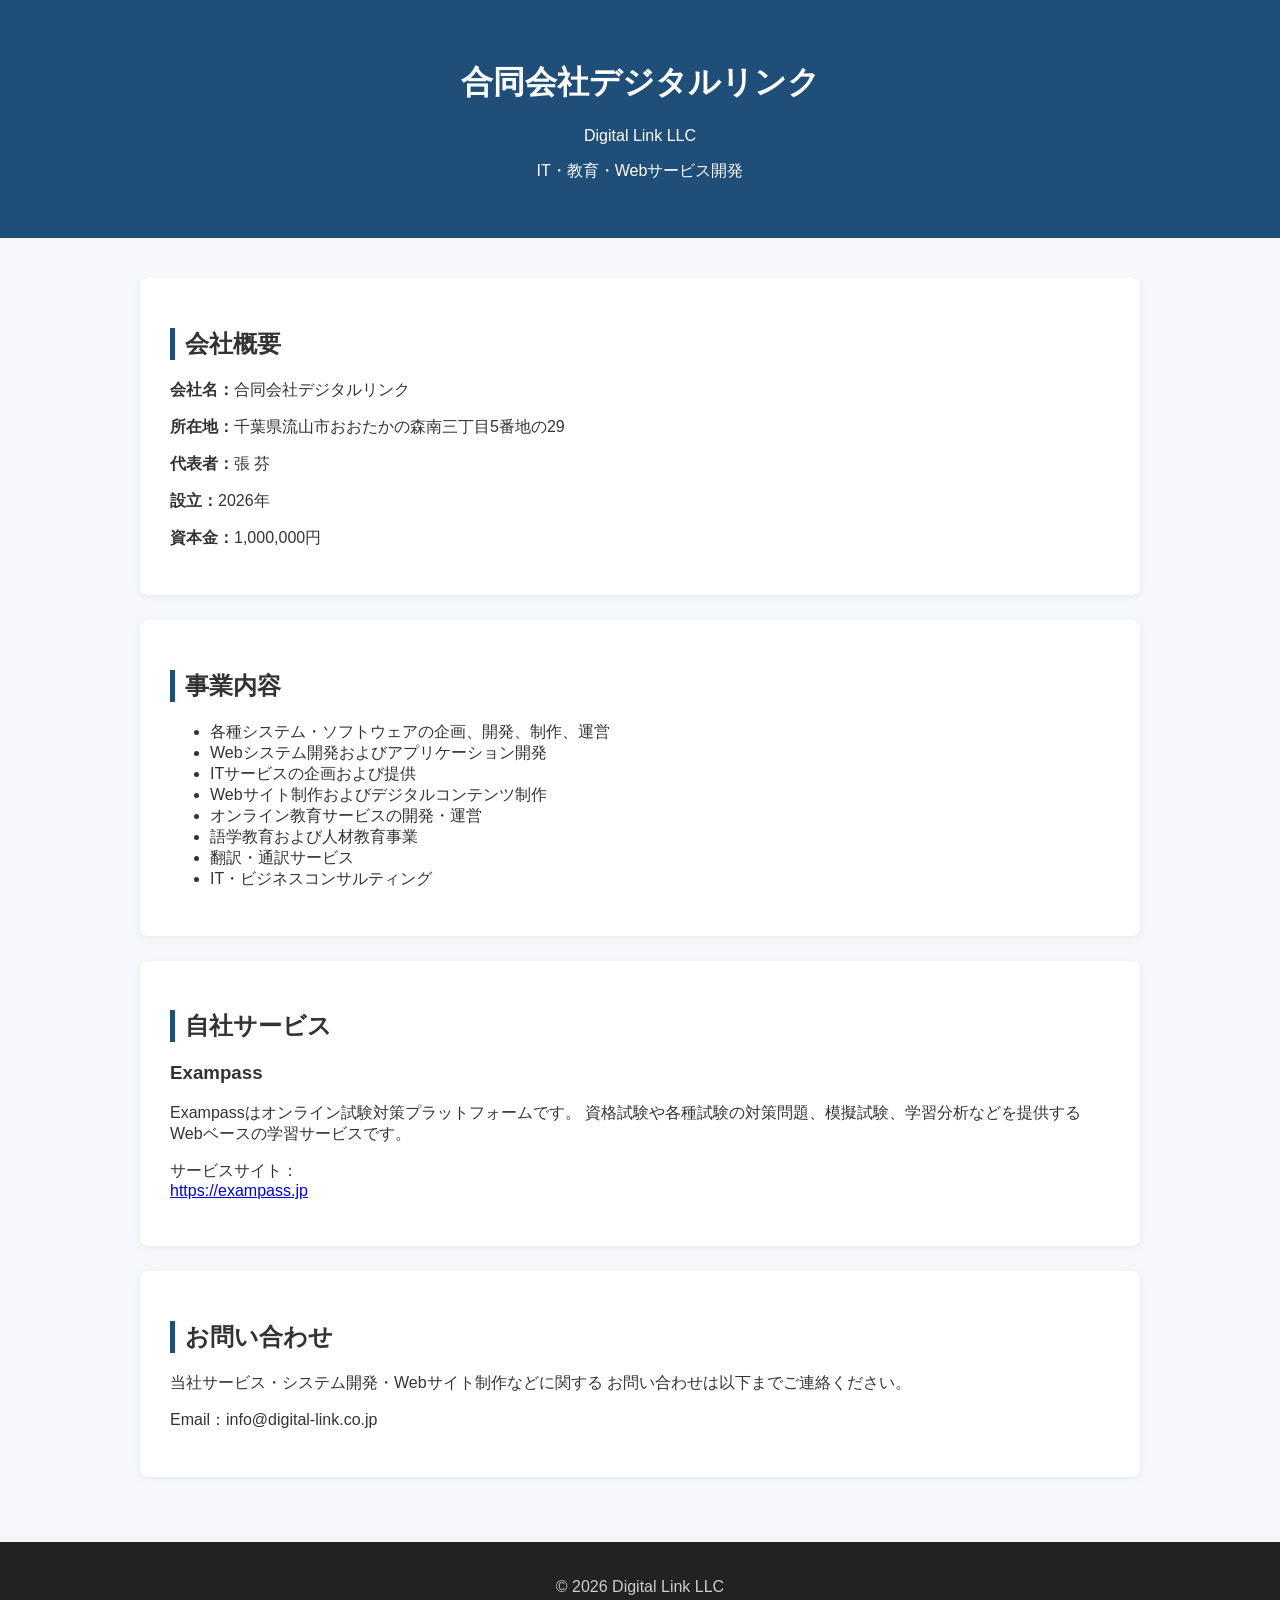
<file: index.html>
<!DOCTYPE html>
<html lang="ja">
<head>
<meta charset="UTF-8">
<meta name="viewport" content="width=device-width, initial-scale=1.0">
<title>合同会社デジタルリンク | Digital Link LLC</title>

<style>
body{
    font-family: Arial, sans-serif;
    margin:0;
    background:#f5f7fa;
    color:#333;
}

header{
    background:#1f4e79;
    color:white;
    padding:40px;
    text-align:center;
}

.container{
    width:90%;
    max-width:1000px;
    margin:auto;
    padding:40px 0;
}

section{
    background:white;
    padding:30px;
    margin-bottom:25px;
    border-radius:8px;
    box-shadow:0 2px 6px rgba(0,0,0,0.05);
}

h2{
    border-left:5px solid #1f4e79;
    padding-left:10px;
}

footer{
    background:#222;
    color:#ccc;
    text-align:center;
    padding:20px;
}
</style>

</head>

<body>

<header>
<h1>合同会社デジタルリンク</h1>
<p>Digital Link LLC</p>
<p>IT・教育・Webサービス開発</p>
</header>

<div class="container">

<section>
<h2>会社概要</h2>

<p><strong>会社名：</strong>合同会社デジタルリンク</p>
<p><strong>所在地：</strong>千葉県流山市おおたかの森南三丁目5番地の29</p>
<p><strong>代表者：</strong>張 芬</p>
<p><strong>設立：</strong>2026年</p>
<p><strong>資本金：</strong>1,000,000円</p>

</section>

<section>
<h2>事業内容</h2>

<ul>
<li>各種システム・ソフトウェアの企画、開発、制作、運営</li>
<li>Webシステム開発およびアプリケーション開発</li>
<li>ITサービスの企画および提供</li>
<li>Webサイト制作およびデジタルコンテンツ制作</li>
<li>オンライン教育サービスの開発・運営</li>
<li>語学教育および人材教育事業</li>
<li>翻訳・通訳サービス</li>
<li>IT・ビジネスコンサルティング</li>
</ul>

</section>

<section>
<h2>自社サービス</h2>

<h3>Exampass</h3>

<p>
Exampassはオンライン試験対策プラットフォームです。
資格試験や各種試験の対策問題、模擬試験、学習分析などを提供する
Webベースの学習サービスです。
</p>

<p>
サービスサイト：<br>
<a href="https://exampass.jp" target="_blank">
https://exampass.jp
</a>
</p>

</section>

<section>
<h2>お問い合わせ</h2>

<p>
当社サービス・システム開発・Webサイト制作などに関する
お問い合わせは以下までご連絡ください。
</p>

<p>
Email：info@digital-link.co.jp
</p>

</section>

</div>

<footer>
<p>© 2026 Digital Link LLC</p>
</footer>

</body>
</html>
</file>
